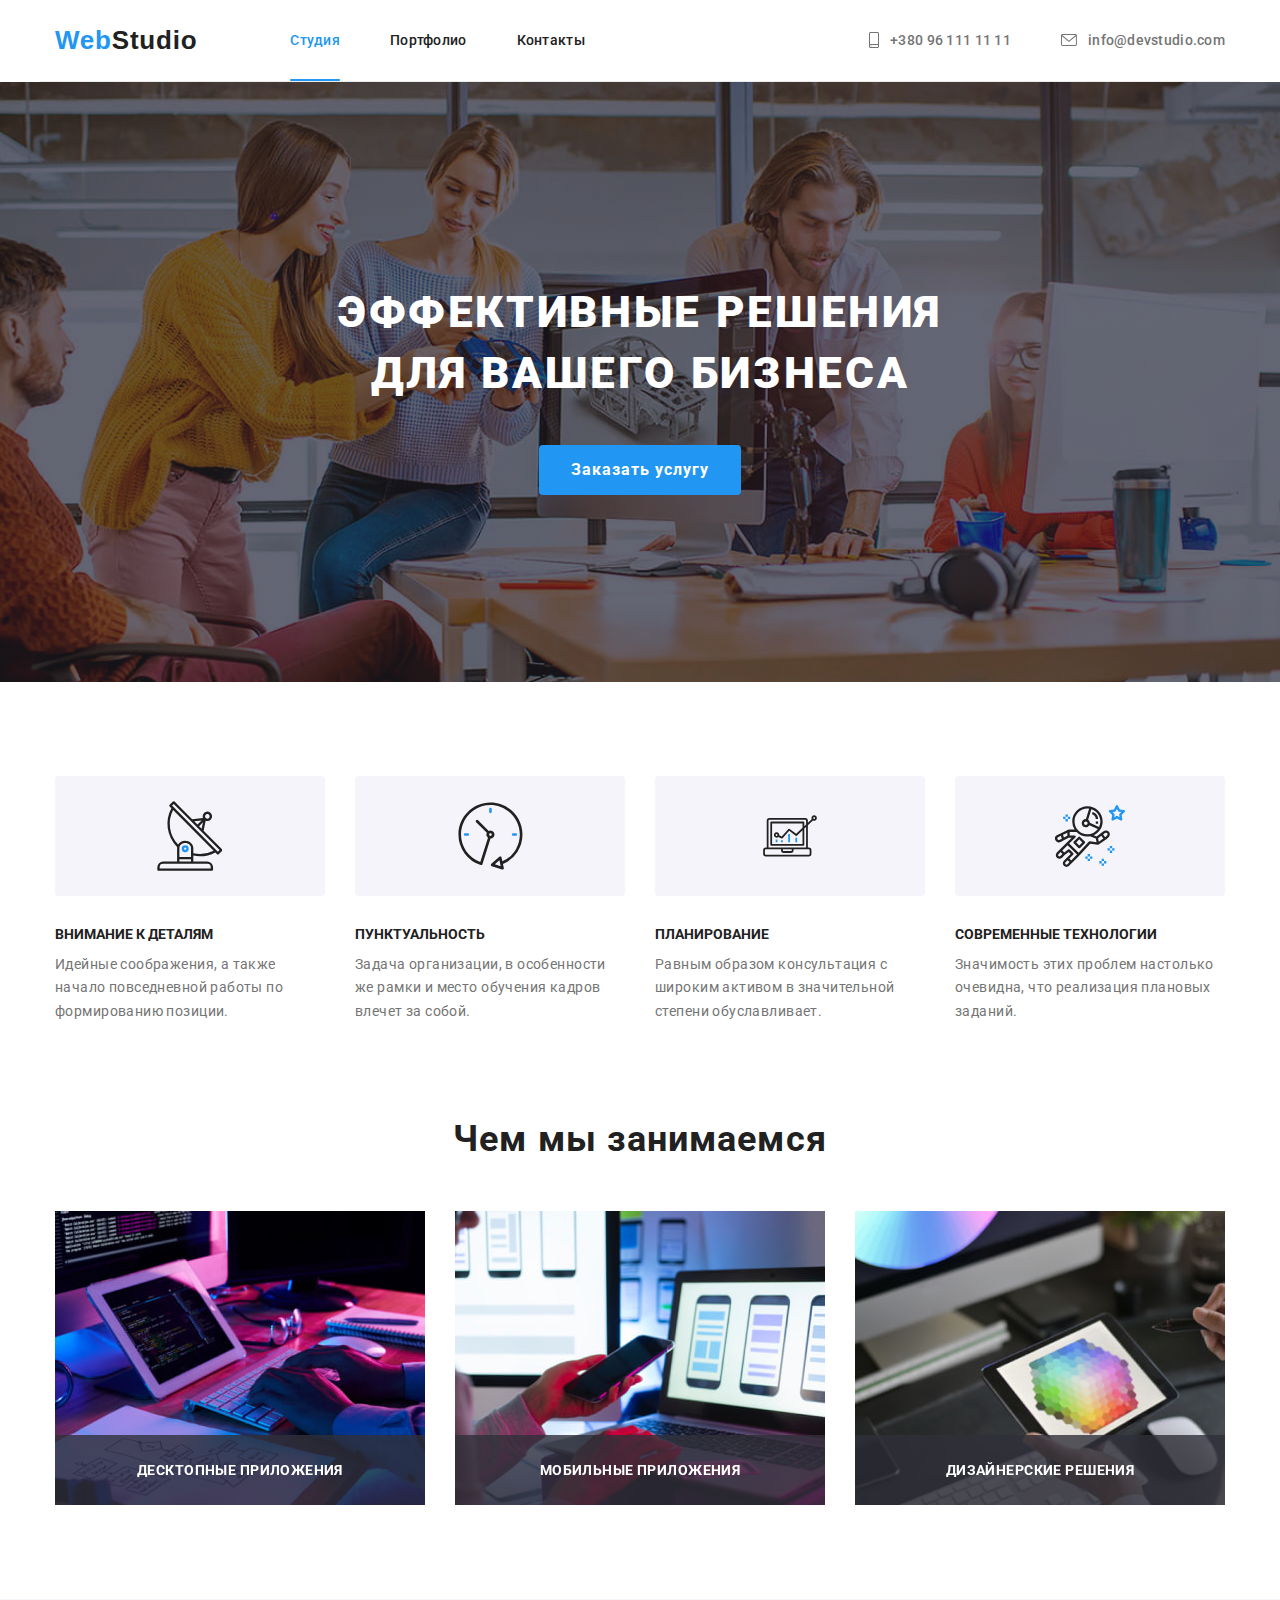
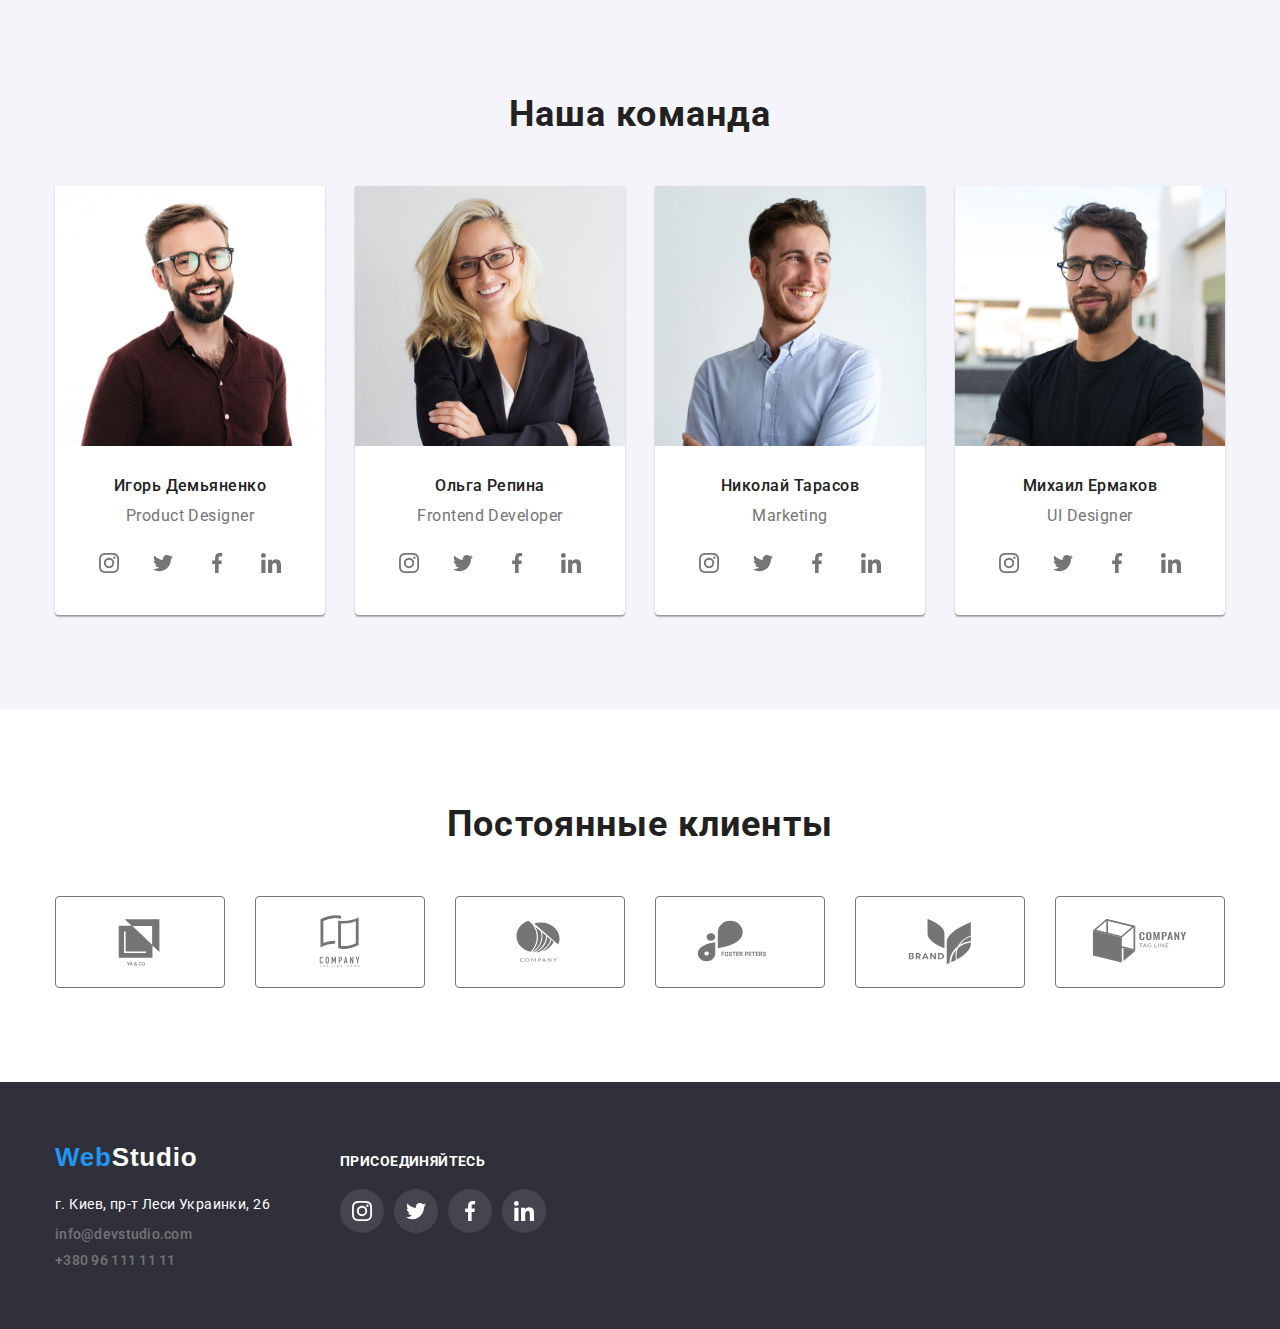
<file: index.html>
<!DOCTYPE html>
<html lang="ru">
  <head>
    <link rel="preconnect" href="https://fonts.googleapis.com" />
    <link rel="preconnect" href="https://fonts.gstatic.com" crossorigin />
    <link
      href="https://fonts.googleapis.com/css2?family=Raleway:wght@700&family=Roboto:wght@400;500;700;900&display=swap"
      rel="stylesheet"
    />
    <link
      rel="stylesheet"
      href="https://cdnjs.cloudflare.com/ajax/libs/modern-normalize/1.1.0/modern-normalize.css"
      integrity="sha512-Y0MM+V6ymRKN2zStTqzQ227DWhhp4Mzdo6gnlRnuaNCbc+YN/ZH0sBCLTM4M0oSy9c9VKiCvd4Jk44aCLrNS5Q=="
      crossorigin="anonymous"
      referrerpolicy="no-referrer"
    />
    <link rel="stylesheet" href="./css/styles.css" />
    <title>WebStudio - Студия дизайна</title>
  </head>
  <body>
    <header class="header container header-container">
      <!-- <div class="container header-container"> -->
      <nav class="header navigation">
        <a class="logo link header" href="/"
          >Web<span class="header-logo">Studio</span></a
        >
        <ul class="header navigation cards">
          <li class="header navigation card">
            <a class="nav-link link current" href="index.html">Студия</a>
          </li>
          <li class="header navigation card">
            <a class="nav-link link" href="portfolio.html">Портфолио</a>
          </li>
          <li class="header navigation card">
            <a class="nav-link link" href="">Контакты</a>
          </li>
        </ul>
      </nav>
      <ul class="header contacts cards">
        <li class="header contacts card">
          <a class="contact-link" href="tel:+380961111111">
            <svg class="contact-icon" width="10" height="16">
              <use href="./images/icons.svg#icon-smartphone"></use>
            </svg>
            +380 96 111 11 11</a
          >
        </li>
        <li class="header contacts card">
          <a class="contact-link" href="mailto:info@devstudio.com">
            <svg class="contact-icon" width="16" height="12">
              <use href="./images/icons.svg#icon-envelope"></use>
            </svg>
            info@devstudio.com</a
          >
        </li>
      </ul>
      <!-- </div> -->
    </header>

    <main>
      <section class="hero">
        <div class="container container-hero">
          <h1 class="hero-title">Эффективные решения для вашего бизнеса</h1>
          <button data-modal-open class="hero-btn" type="button">
            Заказать услугу
          </button>
        </div>
      </section>
      <div class="modal-backdrop is-hidden" data-modal>
        <div class="modal-view">
          <button data-modal-close class="modal-view-close">
            <svg class="close-icon" width="11" height="11">
              <use href="./images/icons.svg#icon-close"></use>
            </svg>
          </button>
        </div>
      </div>
      <section class="strength-section">
        <div class="container">
          <ul class="strength cards">
            <li class="strength card">
              <div class="strength-div-block">
                <svg class="strength-icon" width="65.32" height="70">
                  <use href="./images/icons.svg#icon-antena"></use>
                </svg>
              </div>
              <h3 class="strength card title">Внимание к деталям</h3>
              <p class="strength card text">
                Идейные соображения, а также начало повседневной работы по
                формированию позиции.
              </p>
            </li>
            <li class="strength card">
              <div class="strength-div-block">
                <svg class="strength-icon" width="66.96" height="70">
                  <use href="./images/icons.svg#icon-clock"></use>
                </svg>
              </div>
              <h3 class="strength card title">Пунктуальность</h3>
              <p class="strength card text">
                Задача организации, в особенности же рамки и место обучения
                кадров влечет за собой.
              </p>
            </li>
            <li class="strength card">
              <div class="strength-div-block">
                <svg class="strength-icon" width="70" height="53.69">
                  <use href="./images/icons.svg#icon-diagram"></use>
                </svg>
              </div>
              <h3 class="strength card title">Планирование</h3>
              <p class="strength card text">
                Равным образом консультация с широким активом в значительной
                степени обуславливает.
              </p>
            </li>
            <li class="strength card">
              <div class="strength-div-block">
                <svg class="strength-icon" width="70" height="70">
                  <use href="./images/icons.svg#icon-astronaut"></use>
                </svg>
              </div>
              <h3 class="strength card title">Современные технологии</h3>
              <p class="strength card text">
                Значимость этих проблем настолько очевидна, что реализация
                плановых заданий.
              </p>
            </li>
          </ul>
        </div>
      </section>
      <section class="we-do we-do-section">
        <div class="container">
          <h2 class="we-do title">Чем мы занимаемся</h2>
          <ul class="we-do cards">
            <li class="we-do card">
              <img
                src="./images/programming.jpg"
                alt="десктопные приложения"
                width="370"
              />
              <p class="we-do-card-text">десктопные приложения</p>
            </li>
            <li class="we-do card">
              <img
                src="./images/webaplication.jpg"
                alt="мобильные приложения"
                width="370"
              />
              <p class="we-do-card-text">мобильные приложения</p>
            </li>
            <li class="we-do card">
              <img
                src="./images/design.jpg"
                alt="дизайнерские решения"
                width="370"
              />
              <p class="we-do-card-text">дизайнерские решения</p>
            </li>
          </ul>
        </div>
      </section>
      <section class="team team-section">
        <div class="container">
          <h2 class="team title">Наша команда</h2>
          <ul class="team cards">
            <li class="team card item">
              <img
                class="team card img"
                src="./images/igor.jpg"
                alt=""
                width="270"
              />
              <div class="team-card-content">
                <h3 class="team card title">Игорь Демьяненко</h3>
                <p class="team card text">Product Designer</p>
                <ul class="team-socials-list">
                  <li class="team-socials-item">
                    <a
                      class="team-socials-link"
                      href=""
                      target="_blank"
                      rel="noopener noreferrer"
                      aria-label="иконка Instagram"
                    >
                      <svg class="team-socials-icon" width="20" height="20">
                        <use href="./images/icons.svg#icon-instagram"></use>
                      </svg>
                    </a>
                  </li>
                  <li class="team-socials-item">
                    <a
                      class="team-socials-link"
                      href=""
                      target="_blank"
                      rel="noopener noreferrer"
                      aria-label="иконка Twitter"
                    >
                      <svg class="team-socials-icon" width="20" height="20">
                        <use href="./images/icons.svg#icon-twitter"></use>
                      </svg>
                    </a>
                  </li>
                  <li class="team-socials-item">
                    <a
                      class="team-socials-link"
                      href=""
                      target="_blank"
                      rel="noopener noreferrer"
                      aria-label="иконка Facebook"
                    >
                      <svg class="team-socials-icon" width="20" height="20">
                        <use href="./images/icons.svg#icon-facebook"></use>
                      </svg>
                    </a>
                  </li>
                  <li class="team-socials-item">
                    <a
                      class="team-socials-link"
                      href=""
                      target="_blank"
                      rel="noopener noreferrer"
                      aria-label="иконка Linkedin"
                    >
                      <svg class="team-socials-icon" width="20" height="20">
                        <use href="./images/icons.svg#icon-linkedin"></use>
                      </svg>
                    </a>
                  </li>
                </ul>
              </div>
            </li>
            <li class="team card item">
              <img
                class="team card img"
                src="./images/olga.jpg"
                alt=""
                width="270"
              />
              <div class="team-card-content">
                <h3 class="team card title">Ольга Репина</h3>
                <p class="team card text">Frontend Developer</p>
                <ul class="team-socials-list">
                  <li class="team-socials-item">
                    <a
                      class="team-socials-link"
                      href=""
                      target="_blank"
                      rel="noopener noreferrer"
                      aria-label="иконка Instagram"
                    >
                      <svg class="team-socials-icon" width="20" height="20">
                        <use href="./images/icons.svg#icon-instagram"></use>
                      </svg>
                    </a>
                  </li>
                  <li class="team-socials-item">
                    <a
                      class="team-socials-link"
                      href=""
                      target="_blank"
                      rel="noopener noreferrer"
                      aria-label="иконка Twitter"
                    >
                      <svg class="team-socials-icon" width="20" height="20">
                        <use href="./images/icons.svg#icon-twitter"></use>
                      </svg>
                    </a>
                  </li>
                  <li class="team-socials-item">
                    <a
                      class="team-socials-link"
                      href=""
                      target="_blank"
                      rel="noopener noreferrer"
                      aria-label="иконка Facebook"
                    >
                      <svg class="team-socials-icon" width="20" height="20">
                        <use href="./images/icons.svg#icon-facebook"></use>
                      </svg>
                    </a>
                  </li>
                  <li class="team-socials-item">
                    <a
                      class="team-socials-link"
                      href=""
                      target="_blank"
                      rel="noopener noreferrer"
                      aria-label="иконка Linkedin"
                    >
                      <svg class="team-socials-icon" width="20" height="20">
                        <use href="./images/icons.svg#icon-linkedin"></use>
                      </svg>
                    </a>
                  </li>
                </ul>
              </div>
            </li>
            <li class="team card item">
              <img
                class="team card img"
                src="./images/nikolaj.jpg"
                alt=""
                width="270"
              />
              <div class="team-card-content">
                <h3 class="team card title">Николай Тарасов</h3>
                <p class="team card text">Marketing</p>
                <ul class="team-socials-list">
                  <li class="team-socials-item">
                    <a
                      class="team-socials-link"
                      href=""
                      target="_blank"
                      rel="noopener noreferrer"
                      aria-label="иконка Instagram"
                    >
                      <svg class="team-socials-icon" width="20" height="20">
                        <use href="./images/icons.svg#icon-instagram"></use>
                      </svg>
                    </a>
                  </li>
                  <li class="team-socials-item">
                    <a
                      class="team-socials-link"
                      href=""
                      target="_blank"
                      rel="noopener noreferrer"
                      aria-label="иконка Twitter"
                    >
                      <svg class="team-socials-icon" width="20" height="20">
                        <use href="./images/icons.svg#icon-twitter"></use>
                      </svg>
                    </a>
                  </li>
                  <li class="team-socials-item">
                    <a
                      class="team-socials-link"
                      href=""
                      target="_blank"
                      rel="noopener noreferrer"
                      aria-label="иконка Facebook"
                    >
                      <svg class="team-socials-icon" width="20" height="20">
                        <use href="./images/icons.svg#icon-facebook"></use>
                      </svg>
                    </a>
                  </li>
                  <li class="team-socials-item">
                    <a
                      class="team-socials-link"
                      href=""
                      target="_blank"
                      rel="noopener noreferrer"
                      aria-label="иконка Linkedin"
                    >
                      <svg class="team-socials-icon" width="20" height="20">
                        <use href="./images/icons.svg#icon-linkedin"></use>
                      </svg>
                    </a>
                  </li>
                </ul>
              </div>
            </li>
            <li class="team card item">
              <img
                class="team card img"
                src="./images/mikhail.jpg"
                alt=""
                width="270"
              />
              <div class="team-card-content">
                <h3 class="team card title">Михаил Ермаков</h3>
                <p class="team card text">UI Designer</p>
                <ul class="team-socials-list">
                  <li class="team-socials-item">
                    <a
                      class="team-socials-link"
                      href=""
                      target="_blank"
                      rel="noopener noreferrer"
                      aria-label="иконка Instagram"
                    >
                      <svg class="team-socials-icon" width="20" height="20">
                        <use href="./images/icons.svg#icon-instagram"></use>
                      </svg>
                    </a>
                  </li>
                  <li class="team-socials-item">
                    <a
                      class="team-socials-link"
                      href=""
                      target="_blank"
                      rel="noopener noreferrer"
                      aria-label="иконка Twitter"
                    >
                      <svg class="team-socials-icon" width="20" height="20">
                        <use href="./images/icons.svg#icon-twitter"></use>
                      </svg>
                    </a>
                  </li>
                  <li class="team-socials-item">
                    <a
                      class="team-socials-link"
                      href=""
                      target="_blank"
                      rel="noopener noreferrer"
                      aria-label="иконка Facebook"
                    >
                      <svg class="team-socials-icon" width="20" height="20">
                        <use href="./images/icons.svg#icon-facebook"></use>
                      </svg>
                    </a>
                  </li>
                  <li class="team-socials-item">
                    <a
                      class="team-socials-link"
                      href=""
                      target="_blank"
                      rel="noopener noreferrer"
                      aria-label="иконка Linkedin"
                    >
                      <svg class="team-socials-icon" width="20" height="20">
                        <use href="./images/icons.svg#icon-linkedin"></use>
                      </svg>
                    </a>
                  </li>
                </ul>
              </div>
            </li>
          </ul>
        </div>
      </section>
      <section class="clients-section">
        <div class="container">
          <h2 class="clients title">Постоянные клиенты</h2>
          <ul class="clients list">
            <li class="clients-item">
              <a class="clients-link" href="">
                <svg class="clients-icon" width="106" height="60">
                  <use href="./images/icons.svg#icon-Logo1"></use>
                </svg>
              </a>
            </li>
            <li class="clients-item">
              <a class="clients-link" href="">
                <svg class="clients-icon" width="106" height="60">
                  <use href="./images/icons.svg#icon-Logo2"></use>
                </svg>
              </a>
            </li>
            <li class="clients-item">
              <a class="clients-link" href="">
                <svg class="clients-icon" width="106" height="60">
                  <use href="./images/icons.svg#icon-Logo3"></use>
                </svg>
              </a>
            </li>
            <li class="clients-item">
              <a class="clients-link" href="">
                <svg class="clients-icon" width="106" height="60">
                  <use href="./images/icons.svg#icon-Logo4"></use>
                </svg>
              </a>
            </li>
            <li class="clients-item">
              <a class="clients-link" href="">
                <svg class="clients-icon" width="106" height="60">
                  <use href="./images/icons.svg#icon-Logo5"></use>
                </svg>
              </a>
            </li>
            <li class="clients-item">
              <a class="clients-link" href="">
                <svg class="clients-icon" width="106" height="60">
                  <use href="./images/icons.svg#icon-Logo6"></use>
                </svg>
              </a>
            </li>
          </ul>
        </div>
      </section>
    </main>
    <footer class="bttm">
      <div class="container footer-container">
        <div class="footer-container-adress">
          <a class="logo link footer" href="/"
            >Web<span class="footer-logo">Studio</span></a
          >
          <address class="footer-adress">
            г. Киев, пр-т Леси Украинки, 26
          </address>
          <ul class="footer contacts cards">
            <li class="footer contacts card">
              <a class="footer-contact-link" href="mailto:info@devstudio.com"
                >info@devstudio.com</a
              >
            </li>
            <li class="footer contacts card">
              <a class="footer-contact-link" href="tel:+380961111111"
                >+380 96 111 11 11</a
              >
            </li>
          </ul>
        </div>
        <div class="footer-container-socials">
          <h3 class="footer-social-title">присоединяйтесь</h3>
          <ul class="footer-socials-list">
            <li class="footer-socials-item">
              <a
                class="footer-socials-link"
                href=""
                target="_blank"
                rel="noopener noreferrer"
                aria-label="иконка Instagram"
              >
                <svg class="footer-socials-icon" width="20" height="20">
                  <use href="./images/icons.svg#icon-instagram"></use>
                </svg>
              </a>
            </li>
            <li class="footer-socials-item">
              <a
                class="footer-socials-link"
                href=""
                target="_blank"
                rel="noopener noreferrer"
                aria-label="иконка Twitter"
              >
                <svg class="footer-socials-icon" width="20" height="20">
                  <use href="./images/icons.svg#icon-twitter"></use>
                </svg>
              </a>
            </li>
            <li class="footer-socials-item">
              <a
                class="footer-socials-link"
                href=""
                target="_blank"
                rel="noopener noreferrer"
                aria-label="иконка Facebook"
              >
                <svg class="footer-socials-icon" width="20" height="20">
                  <use href="./images/icons.svg#icon-facebook"></use>
                </svg>
              </a>
            </li>
            <li class="footer-socials-item">
              <a
                class="footer-socials-link"
                href=""
                target="_blank"
                rel="noopener noreferrer"
                aria-label="иконка Linkedin"
              >
                <svg class="footer-socials-icon" width="20" height="20">
                  <use href="./images/icons.svg#icon-linkedin"></use>
                </svg>
              </a>
            </li>
          </ul>
        </div>
      </div>
    </footer>
    <script src="./js/modal.js"></script>
  </body>
</html>
</file>
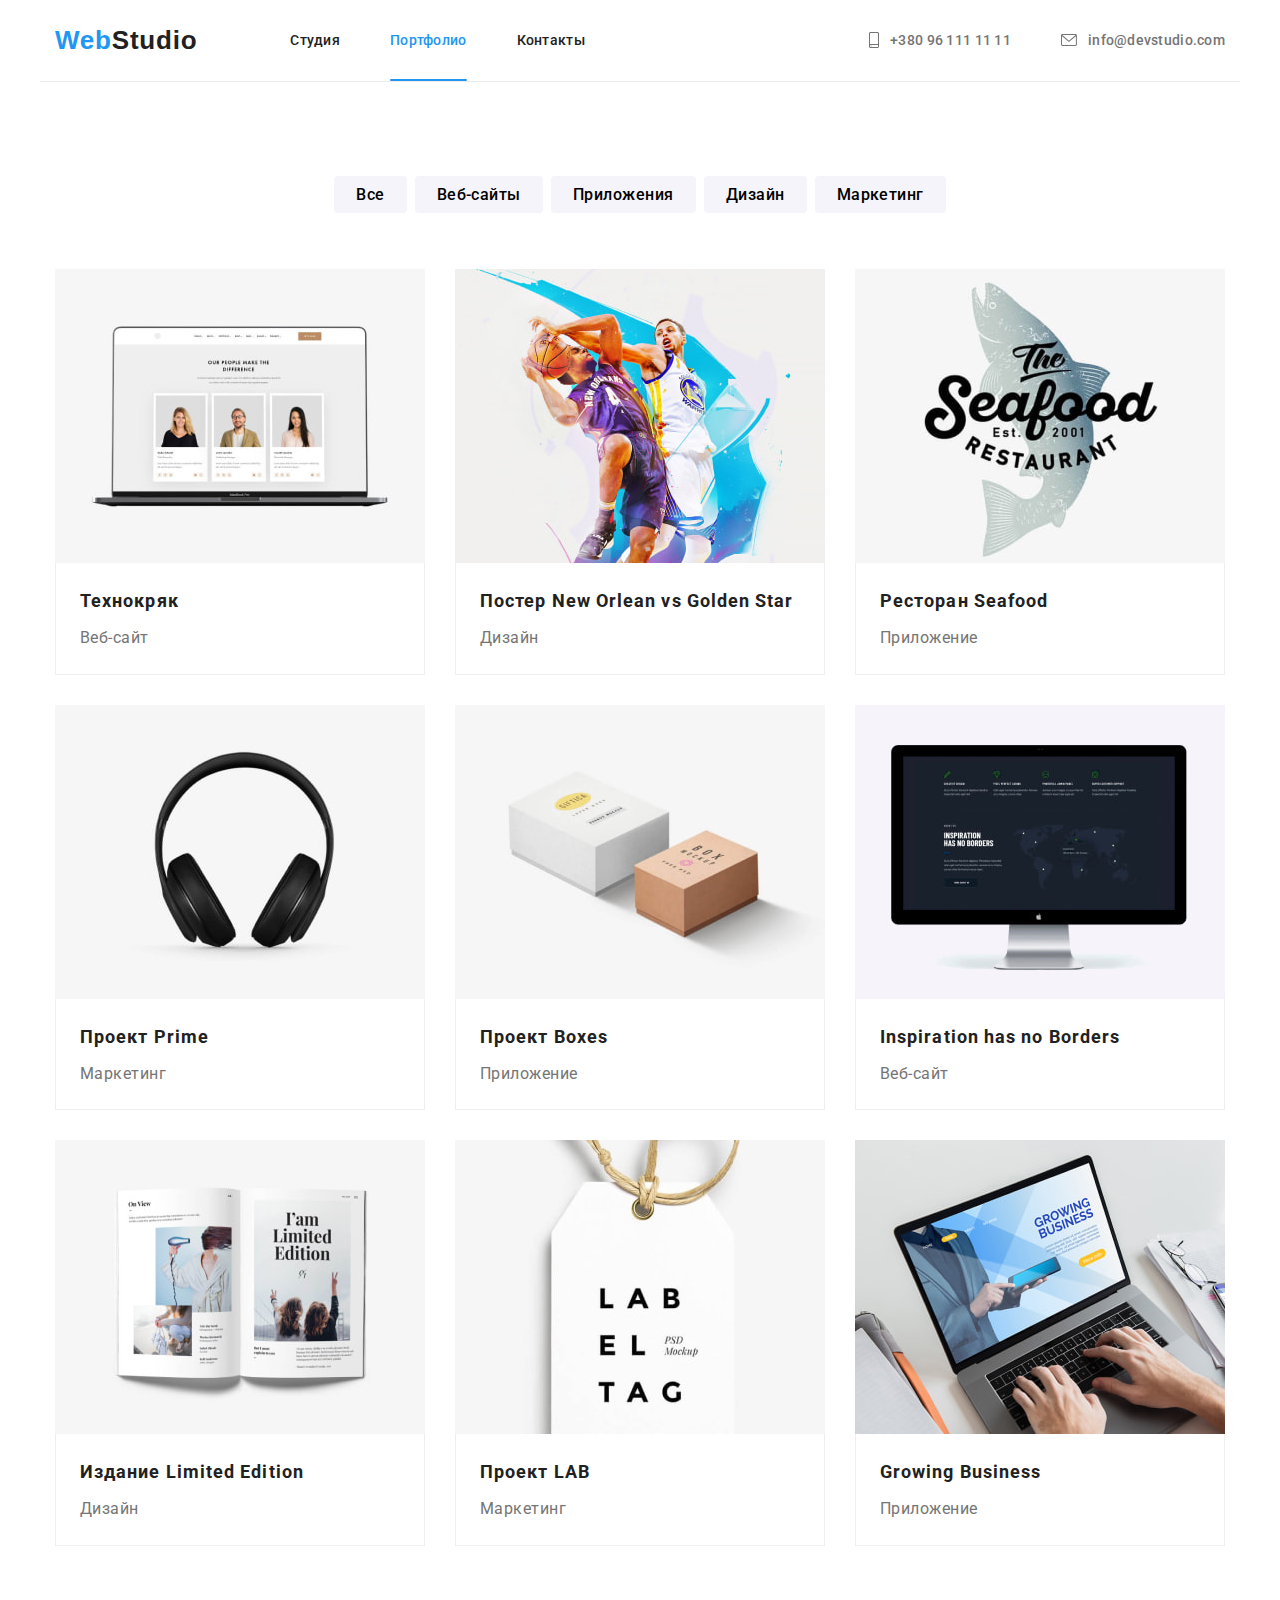
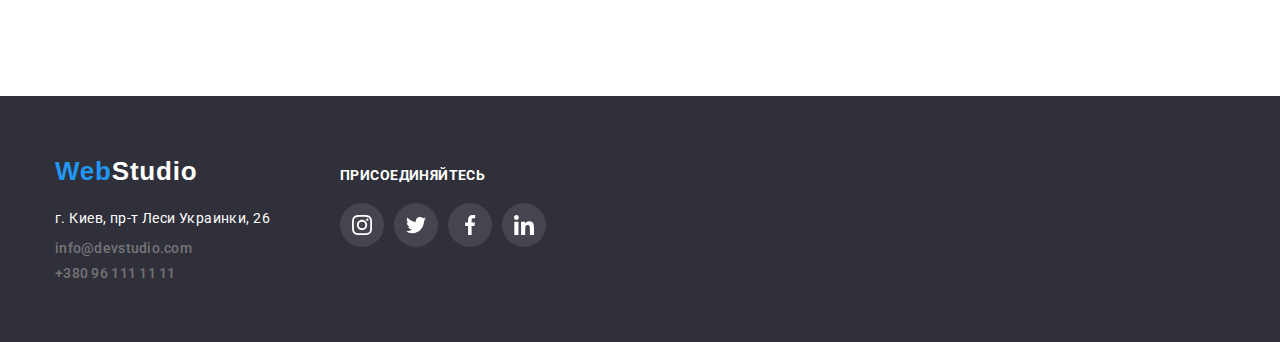
<file: portfolio.html>
<!DOCTYPE html>
<html lang="en">
  <head>
    <link rel="preconnect" href="https://fonts.googleapis.com" />
    <link rel="preconnect" href="https://fonts.gstatic.com" crossorigin />
    <link
      href="https://fonts.googleapis.com/css2?family=Raleway:wght@700&family=Roboto:wght@400;500;700;900&display=swap"
      rel="stylesheet"
    />
    <link
      rel="stylesheet"
      href="https://cdnjs.cloudflare.com/ajax/libs/modern-normalize/1.1.0/modern-normalize.css"
      integrity="sha512-Y0MM+V6ymRKN2zStTqzQ227DWhhp4Mzdo6gnlRnuaNCbc+YN/ZH0sBCLTM4M0oSy9c9VKiCvd4Jk44aCLrNS5Q=="
      crossorigin="anonymous"
      referrerpolicy="no-referrer"
    />
    <link rel="stylesheet" href="./css/styles.css" />
    <title>WebStudio - Студия дизайна/Portfolio</title>
  </head>
  <body>
    <header class="header container header-container">
      <!-- <div class="container header-container"> -->
      <nav class="header navigation">
        <a class="logo link header" href="/"
          >Web<span class="header-logo">Studio</span></a
        >
        <ul class="header navigation cards">
          <li class="header navigation card">
            <a class="nav-link link" href="index.html">Студия</a>
          </li>
          <li class="header navigation card">
            <a class="nav-link link current" href="portfolio.html">Портфолио</a>
          </li>
          <li class="header navigation card">
            <a class="nav-link link" href="">Контакты</a>
          </li>
        </ul>
      </nav>
      <ul class="header contacts cards">
        <li class="header contacts card">
          <a class="contact-link" href="tel:+380961111111">
            <svg class="contact-icon" width="10" height="16">
              <use href="./images/icons.svg#icon-smartphone"></use>
            </svg>
            +380 96 111 11 11</a
          >
        </li>
        <li class="header contacts card">
          <a class="contact-link" href="mailto:info@devstudio.com">
            <svg class="contact-icon" width="16" height="12">
              <use href="./images/icons.svg#icon-envelope"></use>
            </svg>
            info@devstudio.com</a
          >
        </li>
      </ul>
      <!-- </div> -->
    </header>
    <main>
      <section class="works section-works">
        <div class="container">
          <h1 hidden>Примеры работ</h1>
          <ul class="works filters cards">
            <li class="works filters card">
              <button class="btn filter-btn" type="button">Все</button>
            </li>
            <li class="works filters card">
              <button class="btn filter-btn" type="button">Веб-сайты</button>
            </li>
            <li class="works filters card">
              <button class="btn filter-btn" type="button">Приложения</button>
            </li>
            <li class="works filters card">
              <button class="btn filter-btn" type="button">Дизайн</button>
            </li>
            <li class="works filters card">
              <button class="btn filter-btn" type="button">Маркетинг</button>
            </li>
          </ul>
          <ul class="works cards">
            <li class="works card item">
              <a class="works-card-link" href="">
                <div class="work-card-thumb">
                  <img
                    class="works-card-image"
                    src="./images/imgtehnocrack.jpg"
                    alt=""
                    width="370"
                  />
                  <div class="work-card-overlay">
                    <p class="word-card-overlay-text">
                      Ресурс предлагает комплексные предложения с разным уровнем
                      функционала и сервисов. Все это позволит посетителю
                      получить исчерпывающие сведения о компании или частном
                      лице.
                    </p>
                  </div>
                </div>
                <div class="card-border">
                  <h2 class="tile-title">Технокряк</h2>
                  <p class="works card text">Веб-сайт</p>
                </div></a
              >
            </li>
            <li class="works card item">
              <a class="works-card-link" href="">
                <div class="work-card-thumb">
                  <img
                    class="works-card-image"
                    src="./images/imgbasketposter.jpg"
                    alt=""
                    width="370"
                  />
                  <div class="work-card-overlay">
                    <p class="word-card-overlay-text">
                      Ресурс предлагает комплексные предложения с разным уровнем
                      функционала и сервисов. Все это позволит посетителю
                      получить исчерпывающие сведения о компании или частном
                      лице.
                    </p>
                  </div>
                </div>
                <div class="card-border">
                  <h2 class="tile-title">Постер New Orlean vs Golden Star</h2>
                  <p class="works card text">Дизайн</p>
                </div></a
              >
            </li>
            <li class="works card item">
              <a class="works-card-link" href="">
                <div class="work-card-thumb">
                  <img
                    class="works-card-image"
                    src="./images/imgseafoodrest.jpg"
                    alt=""
                    width="370"
                  />
                  <div class="work-card-overlay">
                    <p class="word-card-overlay-text">
                      Ресурс предлагает комплексные предложения с разным уровнем
                      функционала и сервисов. Все это позволит посетителю
                      получить исчерпывающие сведения о компании или частном
                      лице.
                    </p>
                  </div>
                </div>
                <div class="card-border">
                  <h2 class="tile-title">Ресторан Seafood</h2>
                  <p class="works card text">Приложение</p>
                </div></a
              >
            </li>
            <li class="works card item">
              <a class="works-card-link" rhef="">
                <div class="work-card-thumb">
                  <img
                    class="works-card-image"
                    src="./images/imgheadphones.jpg"
                    alt=""
                    width="370"
                  />
                  <div class="work-card-overlay">
                    <p class="word-card-overlay-text">
                      Ресурс предлагает комплексные предложения с разным уровнем
                      функционала и сервисов. Все это позволит посетителю
                      получить исчерпывающие сведения о компании или частном
                      лице.
                    </p>
                  </div>
                </div>
                <div class="card-border">
                  <h2 class="tile-title">Проект Prime</h2>
                  <p class="works card text">Маркетинг</p>
                </div></a
              >
            </li>
            <li class="works card item">
              <a class="works-card-link" href="">
                <div class="work-card-thumb">
                  <img
                    class="works-card-image"
                    src="./images/imgboxes.jpg"
                    alt=""
                    width="370"
                  />
                  <div class="work-card-overlay">
                    <p class="word-card-overlay-text">
                      Ресурс предлагает комплексные предложения с разным уровнем
                      функционала и сервисов. Все это позволит посетителю
                      получить исчерпывающие сведения о компании или частном
                      лице.
                    </p>
                  </div>
                </div>
                <div class="card-border">
                  <h2 class="tile-title">Проект Boxes</h2>
                  <p class="works card text">Приложение</p>
                </div></a
              >
            </li>
            <li class="works card item">
              <a class="works-card-link" href="">
                <div class="work-card-thumb">
                  <img
                    class="works-card-image"
                    src="./images/imgdisplay.jpg"
                    alt=""
                    width="370"
                  />
                  <div class="work-card-overlay">
                    <p class="word-card-overlay-text">
                      Ресурс предлагает комплексные предложения с разным уровнем
                      функционала и сервисов. Все это позволит посетителю
                      получить исчерпывающие сведения о компании или частном
                      лице.
                    </p>
                  </div>
                </div>
                <div class="card-border">
                  <h2 class="tile-title">Inspiration has no Borders</h2>
                  <p class="works card text">Веб-сайт</p>
                </div></a
              >
            </li>
            <li class="works card item">
              <a class="works-card-link" href="">
                <div class="work-card-thumb">
                  <img
                    class="works-card-image"
                    src="./images/imgbook.jpg"
                    alt=""
                    width="370"
                  />
                  <div class="work-card-overlay">
                    <p class="word-card-overlay-text">
                      Ресурс предлагает комплексные предложения с разным уровнем
                      функционала и сервисов. Все это позволит посетителю
                      получить исчерпывающие сведения о компании или частном
                      лице.
                    </p>
                  </div>
                </div>
                <div class="card-border">
                  <h2 class="tile-title">Издание Limited Edition</h2>
                  <p class="works card text">Дизайн</p>
                </div></a
              >
            </li>
            <li class="works card item">
              <a class="works-card-link" href="">
                <div class="work-card-thumb">
                  <img
                    class="works-card-image"
                    src="./images/imglabel.jpg"
                    alt=""
                    width="370"
                  />
                  <div class="work-card-overlay">
                    <p class="word-card-overlay-text">
                      Ресурс предлагает комплексные предложения с разным уровнем
                      функционала и сервисов. Все это позволит посетителю
                      получить исчерпывающие сведения о компании или частном
                      лице.
                    </p>
                  </div>
                </div>
                <div class="card-border">
                  <h2 class="tile-title">Проект LAB</h2>
                  <p class="works card text">Маркетинг</p>
                </div></a
              >
            </li>
            <li class="works card item">
              <a class="works-card-link" href="">
                <div class="work-card-thumb">
                  <img
                    class="works-card-image"
                    src="./images/imgnotebook.jpg"
                    alt=""
                    width="370"
                  />
                  <div class="work-card-overlay">
                    <p class="word-card-overlay-text">
                      Ресурс предлагает комплексные предложения с разным уровнем
                      функционала и сервисов. Все это позволит посетителю
                      получить исчерпывающие сведения о компании или частном
                      лице.
                    </p>
                  </div>
                </div>
                <div class="card-border">
                  <h2 class="tile-title">Growing Business</h2>
                  <p class="works card text">Приложение</p>
                </div></a
              >
            </li>
          </ul>
        </div>
      </section>
    </main>
    <footer class="bttm">
      <div class="container footer-container">
        <div class="footer-container-adress">
          <a class="logo link footer" href="/"
            >Web<span class="footer-logo">Studio</span></a
          >
          <address class="footer-adress">
            г. Киев, пр-т Леси Украинки, 26
          </address>
          <ul class="footer contacts cards">
            <li class="footer contacts card">
              <a class="footer-contact-link" href="mailto:info@devstudio.com"
                >info@devstudio.com</a
              >
            </li>
            <li class="footer contacts card">
              <a class="footer-contact-link" href="tel:+380961111111"
                >+380 96 111 11 11</a
              >
            </li>
          </ul>
        </div>
        <div class="footer-container-socials">
          <h3 class="footer-social-title">присоединяйтесь</h3>
          <ul class="footer-socials-list">
            <li class="footer-socials-item">
              <a
                class="footer-socials-link"
                href=""
                target="_blank"
                rel="noopener noreferrer"
                aria-label="иконка Instagram"
              >
                <svg class="footer-socials-icon" width="20" height="20">
                  <use href="./images/icons.svg#icon-instagram"></use>
                </svg>
              </a>
            </li>
            <li class="footer-socials-item">
              <a
                class="footer-socials-link"
                href=""
                target="_blank"
                rel="noopener noreferrer"
                aria-label="иконка Twitter"
              >
                <svg class="footer-socials-icon" width="20" height="20">
                  <use href="./images/icons.svg#icon-twitter"></use>
                </svg>
              </a>
            </li>
            <li class="footer-socials-item">
              <a
                class="footer-socials-link"
                href=""
                target="_blank"
                rel="noopener noreferrer"
                aria-label="иконка Facebook"
              >
                <svg class="footer-socials-icon" width="20" height="20">
                  <use href="./images/icons.svg#icon-facebook"></use>
                </svg>
              </a>
            </li>
            <li class="footer-socials-item">
              <a
                class="footer-socials-link"
                href=""
                target="_blank"
                rel="noopener noreferrer"
                aria-label="иконка Linkedin"
              >
                <svg class="footer-socials-icon" width="20" height="20">
                  <use href="./images/icons.svg#icon-linkedin"></use>
                </svg>
              </a>
            </li>
          </ul>
        </div>
      </div>
    </footer>
  </body>
</html>
</file>
<file: css/styles.css>
:root {
  --text-color: #212121;
  --active-color: #2196f3;
  --button-background: #f5f4fa;
  --button-txt: #fff;
  --dark-background: #2f303a;
  --ordinary-text: #757575;
  --works-border: #eeeeee;
  --header-border: #ececec;
  --transitime: 250ms;
  --transifunction: cubic-bezier(0.4, 0, 0.2, 1);
}

/* border-box all over this hw*/
*,
*::before,
*::after {
  box-sizing: border-box;
}

body {
  color: var(--text-color);
  font-family: "Roboto", sans-serif;
}

/* title, text, background and other */
.we-do.title,
.team.title {
  font-weight: 700;
  font-size: 36px;
  line-height: 1.2;
  text-align: center;
  letter-spacing: 0.03em;
}
.team.card.title {
  font-weight: 500;
  font-size: 16px;
  line-height: 1.2;
  text-align: center;
  letter-spacing: 0.03em;
}
.team.card.text {
  font-size: 16px;
  line-height: 1.2;
  text-align: center;
  letter-spacing: 0.03em;
  text-transform: none;
  color: var(--ordinary-text);
  margin-bottom: 16px;
}
.hero-title {
  font-weight: 900;
  font-size: 44px;
  line-height: 1.4;
  text-align: center;
  letter-spacing: 0.06em;
  text-transform: uppercase;
}
.strength.card.text {
  font-size: 14px;
  line-height: 1.7;
  letter-spacing: 0.03em;
  color: var(--ordinary-text);
}

.tile-title {
  font-weight: 700;
  font-size: 18px;
  line-height: 2;
  letter-spacing: 0.06em;
  color: var(--text-color);
}
.works.card.text {
  font-size: 16px;
  line-height: 1.9;
  letter-spacing: 0.03em;
  color: var(--ordinary-text);
}

.card {
  list-style-type: none;
}
.bttm {
  background-color: var(--dark-background);
}
.bttm,
.hero {
  /* background-color: var(--dark-background); */
  color: var(--button-txt);
}
.hero {
  margin-left: auto;
  margin-right: auto;
  max-width: 1600px;
  height: 600px;
  background-image: linear-gradient(
      to right,
      rgba(47, 48, 58, 0.4),
      rgba(47, 48, 58, 0.4)
    ),
    url(../images/Imghero-2.jpg);
  background-repeat: no-repeat;
  background-position: center;
}
.strength.card.title {
  font-weight: 700;
  font-size: 14px;
  line-height: 1.2;
}

.hero-title,
.strength.card.title {
  text-transform: uppercase;
}

/*all that connected to links*/

/* .header.contacts.card > .link {
  color: var(--ordinary-text);
} */
/* .footer.contacts.card > .link:hover,
.footer.contacts.card > .link:focus,
.header.contacts.card > .link:hover,
.header.contacts.card > .link:focus, */
.link:hover,
.link:focus,
.link.current {
  color: var(--active-color);
  --color1: var(--active-color);
}
.footer.contacts.card > .link {
  color: rgba(255, 255, 255, 0.6);
}
.link {
  display: block;
  align-items: center;
  color: var(--text-color);
  text-decoration: none;
  font-weight: 500;
  font-size: 14px;
  line-height: 1.2;
  letter-spacing: 0.02em;
}
.logo-link {
  text-decoration: none;
}

/* all about logo*/
.logo,
.header-logo,
.footer-logo {
  font-family: "Ralway", sans-serif;
  font-weight: 700;
  font-size: 26px;
  line-height: 1.2;
  letter-spacing: 0.03em;
}
.logo {
  color: var(--active-color);
}
.header-logo {
  color: var(--text-color);
}
.footer-logo {
  color: var(--button-txt);
}

/* all about header and footer */
.header .card.footer .card {
  font-weight: 500;
  font-size: 14px;
  line-height: 1.2;
  letter-spacing: 0.02em;
}
.footer .card {
  font-size: 14px;
  line-height: 1.7;
  letter-spacing: 0.03em;
}
.footer-adress {
  font-style: normal;
  font-size: 14px;
  line-height: 1.7;
  letter-spacing: 0.03em;
  color: var(--button-txt);
}

/* all about buttons */
.btn,
.hero-btn {
  font-family: inherit;
  font-weight: 500;
  font-size: 16px;
  line-height: 1.6;
  text-align: center;
  letter-spacing: 0.03em;
  background-color: var(--button-background);
  border: 0px;
  border-radius: 4px;
  cursor: pointer;
}
.btn:hover,
.btn:focus,
.hero-btn {
  background-color: var(--active-color);
  color: var(--button-txt);
}
.btn:hover,
.btn:focus {
  box-shadow: 0px 3px 1px rgba(0, 0, 0, 0.1), 0px 1px 2px rgba(0, 0, 0, 0.08),
    0px 2px 2px rgba(0, 0, 0, 0.12);
}
.hero-btn {
  font-family: inherit;
  font-weight: 700;
  font-size: 16px;
  line-height: 1.9;
  text-align: center;
  letter-spacing: 0.06em;
  color: var(--button-txt);
}

/* для домашнего задания номер 3*/
/* styles for index.html */
h1,
h2,
h3,
h4,
h5,
h6,
p {
  margin: 0;
}

ul {
  list-style: none;
  padding: 0;
  margin: 0;
}

img {
  display: block;
}
.container {
  /* outline: solid tomato; */
  width: 1200px;
  padding-left: 15px;
  padding-right: 15px;
  margin: 0 auto;
}
.header-container {
  display: flex;
  align-items: center;
  border-bottom: 1px solid var(--header-border);
}
.header.navigation {
  display: flex;
  align-items: center;
}
.logo.link.header {
  padding-top: 24px;
  padding-bottom: 24px;
  margin-right: 93px;
}

.header.navigation.card {
  /*hw5*/
  display: block;
  /*   padding-top: 32px;
  padding-bottom:32px; */
  /*hw5*/
  margin-right: 50px;
}
.header.navigation.card:last-child {
  margin-right: 0px;
}
.header.contacts.cards {
  display: flex;
  margin-left: auto;
}
.header.contacts.card {
  margin-right: 50px;
}
.header.contacts.card:last-child {
  margin-right: 0;
}
.hero {
  padding-top: 200px;
  padding-bottom: 200px;
}

.hero-title {
  width: 696px;
  margin-bottom: 40px;
  margin-left: auto;
  margin-right: auto;
}
.hero-btn {
  display: block;
  padding: 10px 32px;
  margin-left: auto;
  margin-right: auto;
}
.strength-section {
  padding-top: 94px;
  padding-bottom: 94px;
}
.strength.cards {
  display: flex;
}
.strength.card {
  width: 270px;
  margin-right: 30px;
}
.strength.card:last-child {
  margin-right: 0;
}
.strength.card.title {
  display: block;
  margin-bottom: 10px;
}
.we-do.title {
  display: block;
  margin-bottom: 50px;
}
.we-do.cards {
  display: flex;
}
.we-do.card {
  margin-right: 30px;
}
.we-do.card:last-child {
  margin-right: 0;
}
.we-do-section {
  padding-bottom: 94px;
}
.team-section {
  background-color: #f5f4fa;
  padding-top: 94px;
  padding-bottom: 94px;
}
.team.title {
  margin-bottom: 50px;
}
.team.cards {
  display: flex;
}
.team.card.item {
  background-color: var(--button-txt);
  margin-right: 30px;
  box-shadow: 0px 1px 3px rgba(0, 0, 0, 0.12), 0px 1px 1px rgba(0, 0, 0, 0.14),
    0px 2px 1px rgba(0, 0, 0, 0.2);
  border-radius: 0px 0px 4px 4px;
}
.team.card:last-child {
  margin-right: 0;
}
.team-card-content {
  padding-top: 30px;
  padding-bottom: 30px;
}
.team.card.title {
  margin-bottom: 10px;
}
.bttm {
  padding-top: 60px;
  padding-bottom: 60px;
}
.logo.link.footer {
  display: block;
  margin-bottom: 20px;
}
.footer-adress {
  margin-bottom: 9px;
}
.footer.contacts.card {
  display: block;
  margin-bottom: 9px;
}

.footer.contacts.card:last-child {
  margin-bottom: 0;
}

/* styles for portfolio.html */
.section-works {
  padding-top: 94px;
  padding-bottom: 94px;
}
.works.filters.cards {
  display: flex;
  justify-content: center;
  align-items: center;
}
.works.filters.card {
  margin-right: 8px;
}
.works.filters.card:last-child {
  margin-right: 0;
}
.filter-btn {
  padding-top: 6px;
  padding-right: 22px;
  padding-bottom: 6px;
  padding-left: 22px;
}

.works.cards {
  display: flex;
  flex-wrap: wrap;
  justify-content: center;
  padding-bottom: 56px;
}
.card-border {
  padding-left: 24px;
  padding-right: 24px;
  padding-top: 20px;
  padding-bottom: 20px;
  border-right: 1px solid var(--works-border);
  border-left: 1px solid var(--works-border);
  border-bottom: 1px solid var(--works-border);
}
.works.card.item {
  margin-right: 30px;
  margin-bottom: 30px;
}
.works.card.item:nth-child(3n) {
  margin-right: 0;
}
.works.card.item:nth-last-child(-n + 3) {
  margin-bottom: 0;
}
.tile-title {
  margin-bottom: 4px;
}

/* Home work 4*/

/* .contacts.card {
  display: flex;
  align-items: center;
  justify-content: center;
} */

.contact-icon {
  fill: currentColor; /* var(--ordinary-text); */
  margin-right: 11px;
}
/* .socials.list {
  display: flex;
  justify-content: center;
  align-items: center;
}
.socials-item:not(:last-child) {
  margin-right: 10px;
} */
.team-socials-list {
  display: flex;
  justify-content: center;
  align-items: center;
}
.team-socials-item:not(:last-child) {
  margin-right: 10px;
}
.team-socials-link {
  display: flex;
  align-items: center;
  justify-content: center;

  width: 44px;
  height: 44px;

  color: var(--ordinary-text);
  background-color: var(--button-txt);
  border-radius: 50%;
}
.team-socials-icon {
  fill: currentColor;
}
.team-socials-link:hover,
.team-socials-link:focus {
  background-color: var(--active-color);
  color: var(--button-txt);
}
/* .socials-link {
  display: flex;
  align-items: center;
  justify-content: center;

  width: 44px;
  height: 44px;

  background-color: var(--button-txt);
  color: var(--ordinary-text);
  fill: currentColor;

  border-radius: 50%;
}
.socials-link:hover,
.socials-link:focus {
  color: var(--button-txt);
  background-color: var(--active-color);
}
.socials-link:hover .socials-icon,
.socials-link:focus .socials-icon {
  fill: currentColor /* var(--button-txt) */ /*;
} */
.clients.title {
  margin-bottom: 50px;
  font-weight: 700;
  font-size: 36px;
  line-height: 1.2;
  text-align: center;
  letter-spacing: 0.03em;
}

.clients.list {
  display: flex;
}
.clients-link {
  display: flex;
  align-items: center;
  justify-content: center;

  width: 170px;
  height: 92px;

  color: var(--ordinary-text);
  border: 1px solid var(--ordinary-text);
  border-radius: 4px;
}

.clients-link:hover,
.clients-lind:focus {
  border-color: var(--active-color);
  color: var(--active-color);
}

.clients-icon {
  fill: currentColor;
}

/* .clients-link:hover .clients-icon,
.clients-link:focus .clients-icon {
  fill: var(--active-color);
} */

.clients-section {
  padding-top: 94px;
  padding-bottom: 94px;
}
.clients-item:not(:last-child) {
  margin-right: 30px;
}
.strength-div-block {
  display: flex;
  height: 120px;
  margin-bottom: 30px;
  align-items: center;
  justify-content: center;
  border-radius: 4px;
  background: var(--button-background);
}

.footer-container {
  display: flex;
  align-items: baseline;
}
.footer-container-adress {
  margin-right: 70px;
}
.footer-social-title {
  margin-bottom: 20px;
  font-weight: 700;
  font-size: 14px;
  line-height: 16px;
  letter-spacing: 0.03em;
  text-transform: uppercase;
}
.footer-socials-list {
  display: flex;
  justify-content: center;
  align-items: center;
}
.footer-socials-item:not(:last-child) {
  margin-right: 10px;
}
.footer-socials-link {
  display: flex;
  align-items: center;
  justify-content: center;

  width: 44px;
  height: 44px;

  background-color: rgba(255, 255, 255, 0.1);
  fill: var(--dark-background);

  border-radius: 50%;
}
.footer-socials-icon {
  fill: var(--button-txt);
}
.footer-socials-link:hover,
.footer-socials-link:focus {
  background-color: var(--active-color);
}
.footer-socials-link:hover .footer-socials-icon,
.footer-socials-link:focus .footer-socials-icon {
  fill: var(--button-txt);
}
.footer-socials-link {
  display: flex;
  align-items: center;
  justify-content: center;

  width: 44px;
  height: 44px;

  color: var(--button-txt);
  background-color: rgba(255, 255, 255, 0.1);
  border-radius: 50%;
}
.footer-socials-icon {
  fill: currentColor;
}
.footer-socials-link:hover,
.footer-socials-link:focus {
  background-color: var(--active-color);
  color: var(--button-txt);
}
.works-card-link {
  display: block;
  text-decoration: none;
}
.works-card-link:hover,
.works-card-link:focus {
  box-shadow: 0px 1px 1px rgba(0, 0, 0, 0.12), 0px 4px 4px rgba(0, 0, 0, 0.06),
    1px 4px 6px rgba(0, 0, 0, 0.16);
}
/* домашнее задание 5*/
.nav-link {
  padding-top: 32px;
  padding-bottom: 32px;
}

.header.navigation.card > .link.current {
  position: relative;
}
.header.navigation.card > .link.current::after {
  position: absolute;
  bottom: 0;
  left: 0;

  content: "";
  display: block;
  width: 100%;
  height: 2px;
  background-color: var(--active-color);
  border-radius: 2px;
}
.contact-link {
  display: flex;
  align-items: center;
  justify-content: center;

  align-items: center;
  text-decoration: none;
  font-weight: 500;
  font-size: 14px;
  line-height: 1.2;
  letter-spacing: 0.02em;
  color: var(--ordinary-text);
}

.contact-link:hover,
.contact-link:focus {
  color: var(--active-color);
}

.we-do .card {
  position: relative;
}

.we-do.card::before {
  position: absolute;
  bottom: 0;
  left: 0;
  content: "";
  width: 100%;
  display: block;
  height: 70px;
  margin: 0;
  background-color: rgba(47, 48, 58, 0.8);
}
/* .we-do.card {
  display: flex;
  align-items:center;
  justify-content:center;
} */
.we-do-card-text {
  position: absolute;
  width: 100%;
  padding-top: 27px;
  padding-bottom: 27px;
  bottom: 0;
  left: 0;
  display: block;
  font-family: "Roboto";
  font-style: normal;
  font-weight: 700;
  font-size: 14px;
  line-height: 16px;
  text-align: center;
  letter-spacing: 0.03em;
  text-transform: uppercase;
  color: var(--button-txt);
}
.work-card-thumb {
  position: relative;
  overflow: hidden;
}
.work-card-overlay {
  position: absolute;
  width: 100%;
  height: 100%;
  background-color: rgba(33, 150, 243, 0.9);

  top: 0;
  left: 0;

  transform: translateY(100%);
  transition: transform var(--transitime) var(--transifunction);
}
.word-card-overlay-text {
  display: block;
  padding-left: 24px;
  padding-top: 63px;
  padding-right: 24px;
  padding-bottom: 63px;

  font-size: 18px;
  line-height: 1.56;
  letter-spacing: 0.03em;
  color: var(--button-txt);
}
.work-card-thumb:hover,
.works-card-link:hover .work-card-overlay,
.work-card-thumb:focus,
.works-card-link:focus .work-card-overlay {
  transform: translateY(0);
}

.footer-contact-link {
  display: flex;
  align-items: center;
  /* justify-content: center; */

  align-items: center;
  text-decoration: none;
  font-weight: 500;
  font-size: 14px;
  line-height: 1.2;
  letter-spacing: 0.02em;
  color: var(--ordinary-text);
}

.footer-contact-link:hover,
.footer-contact-link:focus {
  color: var(--active-color);
}
/* modal window*/
.modal-backdrop {
  position: fixed;
  top: 0;
  left: 0;
  width: 100%;
  height: 100%;
  background-color: rgba(0, 0, 0, 0.2);
  transition: transform var(--transitime) var(--transifunction),
    opacity var(--transitime) var(--transifunction);
}
.modal-backdrop.is-hidden {
  opacity: 0;
  pointer-events: none;
}
.modal-backdrop.is-hidden .modal-view {
  opacity: 0;
  visibility: hidden;
  transform: translate(-50%, -50%) scale(1.5);
}
.modal-view {
  position: absolute;
  top: 50%;
  left: 50%;
  transform: translate(-50%, -50%);

  width: 528px;
  height: 581px;

  background-color: var(--button-txt);
  opacity: 1;
  transform: translate(-50%, -50%) scale(1);

  transition: transform var(--transitime) var(--transifunction),
    opacity var(--transitime) var(--transifunction),
    visibility var(--transitime) var(--transifunction);
}
.modal-view-close {
  position: absolute;
  top: 8px;
  right: 8px;

  display: flex;
  justify-content: center;
  align-items: center;
  padding: 0;
  margin: 0;
  width: 30px;
  height: 30px;

  color: var(--text-color);
  background-color: var(--button-txt);
  border: 1px solid rgba(0, 0, 0, 0.1);
  border-radius: 50%;
  cursor: pointer;
}
/* animation*/

/* .footer.contacts.card > .link,
.header.contacts.card > .link, */
.link {
  transition: color var(--transitime) var(--transifunction),
    --color1 var(--transitime) var(--transifunction)
      /* ,
  fill var(--transitime) var(--transifunction) */;
}
.contact-link {
  transition: color var(--transitime) var(--transifunction);
}
.btn {
  transition: color var(--transitime) var(--transifunction),
    background-color var(--transitime) var(--transifunction),
    box-shadow var(--transitime) var(--transifunction);
}

.team-socials-link {
  transition: background-color var(--transitime) var(--transifunction),
    color var(--transitime) var(--transifunction);
}
.footer-socials-link {
  transition: background-color var(--transitime) var(--transifunction)
    /* ,
  color var(--transitime) var(--transifunction) */;
}
.clients-link {
  transition: border-color var(--transitime) var(--transifunction),
    color var(--transitime) var(--transifunction);
}
.footer-contact-link {
  transition: color var(--transitime) var(--transifunction);
}
.works-card-link {
  transition: box-shadow var(--transitime) var(--transifunction);
}
</file>
